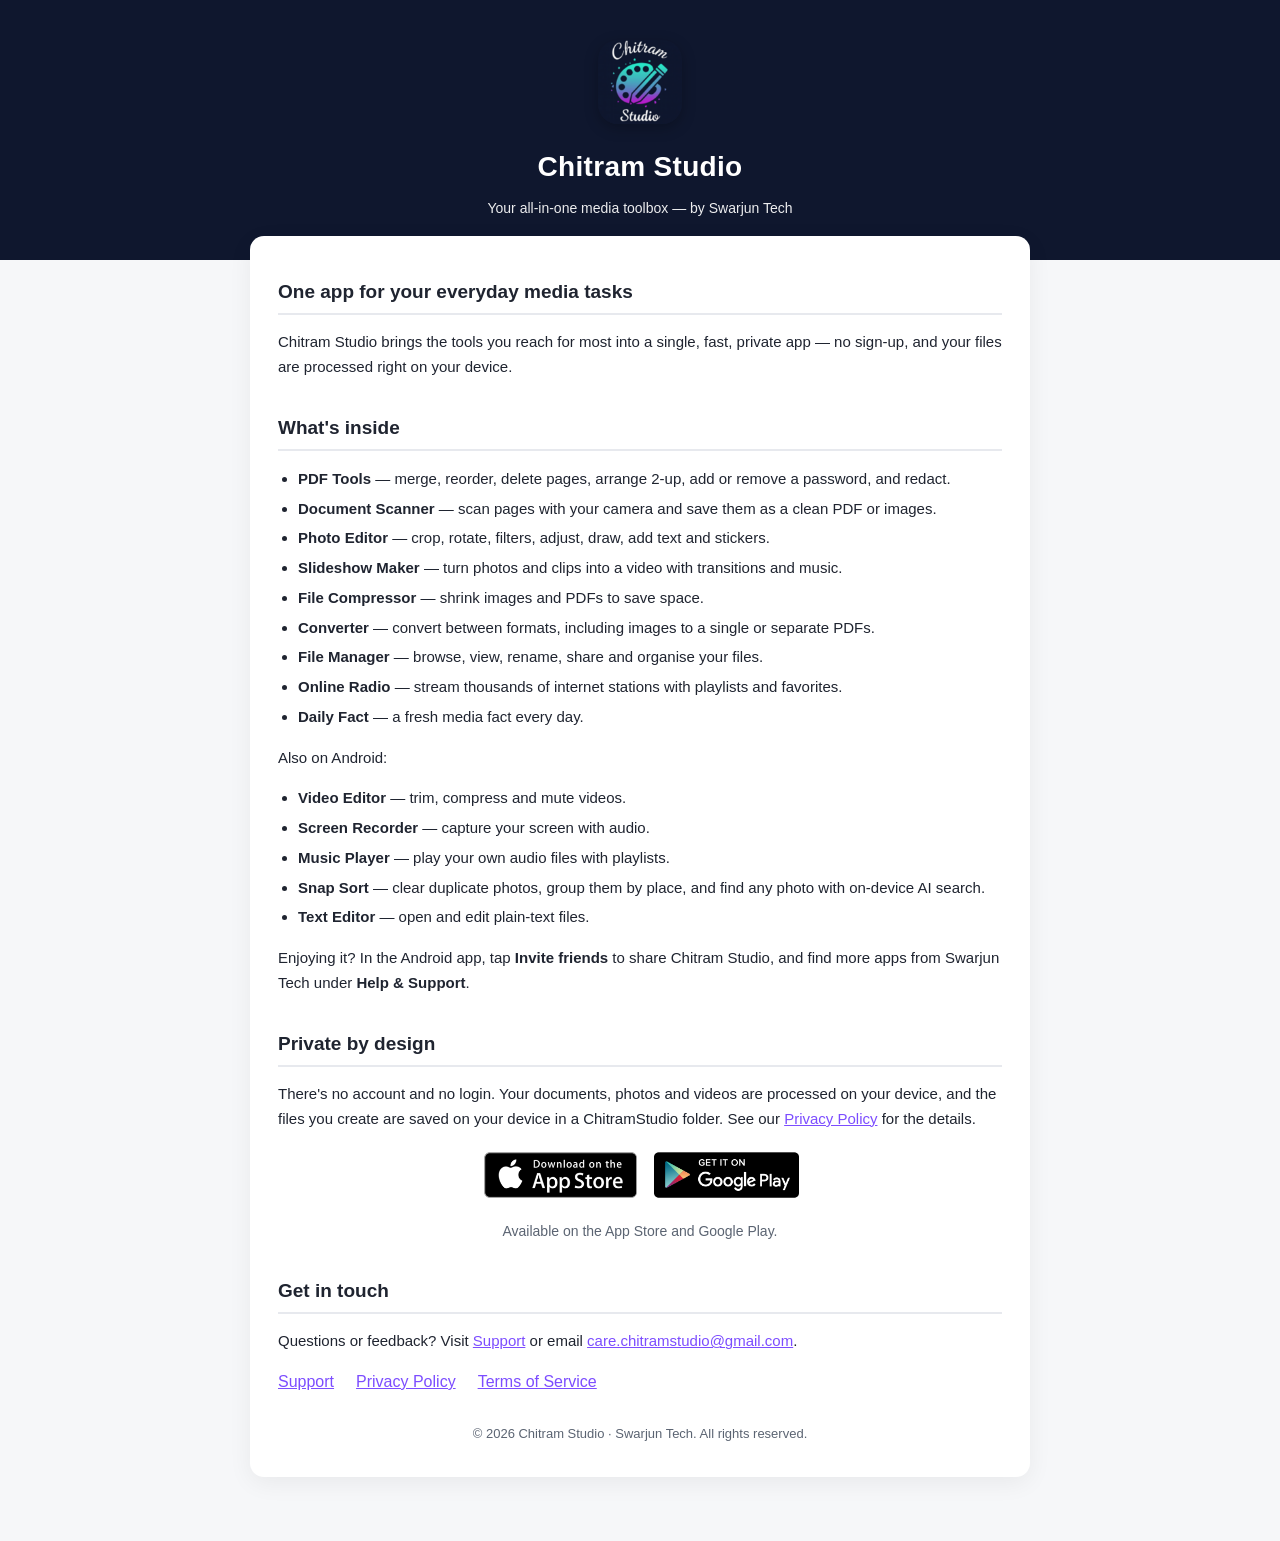
<file: index.html>
<!DOCTYPE html>
<!--
  Chitram Studio — Marketing / landing page

  CANONICAL SOURCE: this file, in the Kotlin/Android project
    ChitramStudioNew/docs/index.html
  Edit it here first, then copy it to the hosting repo.

  HOSTED AT (GitHub Pages, repo swarjun/chitramstudio):
    https://swarjun.github.io/chitramstudio/  (Marketing URL)
  That URL is the Marketing URL in Google Play Console and App Store Connect. Do not edit the copies in
  swarjun/chitramstudio or in the Flutter project (chitram-studio-windows/docs) directly.
-->
<html lang="en">
<head>
  <meta charset="UTF-8" />
  <meta name="viewport" content="width=device-width, initial-scale=1.0" />
  <title>Chitram Studio — Your all-in-one media toolbox</title>
  <meta name="description" content="Chitram Studio is an all-in-one media toolbox: PDF tools, document scanner, photo editor, slideshow/video maker, file compressor, image-to-PDF and internet radio — all on your device." />
  <style>
    :root { --brand:#0F172E; --accent:#7C4DFF; --ink:#1f2430; --muted:#5b6472; --line:#e7e9ee; --bg:#fff; --soft:#f3f0ff; }
    * { box-sizing: border-box; }
    body { margin:0; font-family:-apple-system,BlinkMacSystemFont,"Segoe UI",Roboto,Helvetica,Arial,sans-serif; color:var(--ink); background:#f6f7f9; line-height:1.65; }
    .wrap { max-width:820px; margin:0 auto; padding:0 20px 64px; }
    header { background:var(--brand); color:#fff; padding:40px 20px; text-align:center; }
    header img { width:84px; height:84px; border-radius:20px; margin-bottom:12px; box-shadow:0 4px 14px rgba(0,0,0,.25); }
    header h1 { margin:0 0 6px; font-size:28px; letter-spacing:.3px; }
    header p { margin:0; opacity:.92; font-size:14px; }
    main { background:var(--bg); margin-top:-24px; border-radius:14px; box-shadow:0 6px 24px rgba(0,0,0,.06); padding:32px 28px; }
    h2 { font-size:19px; margin:32px 0 10px; padding-bottom:6px; border-bottom:2px solid var(--line); }
    h2:first-of-type { margin-top:8px; }
    h3 { font-size:16px; margin:22px 0 6px; }
    p, li { font-size:15px; }
    a { color:var(--accent); }
    .muted { color:var(--muted); font-size:14px; }
    .callout { background:var(--soft); border:1px solid #e0d7ff; border-left:4px solid var(--accent); border-radius:8px; padding:14px 16px; margin:16px 0; }
    .callout strong { color:#5b2bd6; }
    .contact-btn { display:inline-block; background:var(--accent); color:#fff; text-decoration:none; font-weight:700; padding:12px 22px; border-radius:10px; margin-top:4px; }
    ul { padding-left:20px; }
    li { margin:5px 0; }
    table { width:100%; border-collapse:collapse; margin:12px 0; }
    th, td { text-align:left; padding:8px 10px; border:1px solid var(--line); font-size:14px; vertical-align:top; }
    th { background:#faf8ff; }
    .badges { display:flex; gap:14px; flex-wrap:wrap; justify-content:center; margin-top:18px; }
    .badges img { height:52px; }
    .links { display:flex; flex-wrap:wrap; gap:10px 22px; margin-top:8px; }
    footer { text-align:center; color:var(--muted); font-size:13px; margin-top:28px; }
  </style>
</head>
<body>
  <header>
    <img src="logo.png" alt="Chitram Studio icon" />
    <h1>Chitram Studio</h1>
    <p>Your all-in-one media toolbox — by Swarjun Tech</p>
  </header>

  <div class="wrap">
    <main>
      <h2>One app for your everyday media tasks</h2>
      <p>
        Chitram Studio brings the tools you reach for most into a single, fast, private app —
        no sign-up, and your files are processed right on your device.
      </p>

      <h2>What's inside</h2>
      <ul>
        <li><strong>PDF Tools</strong> — merge, reorder, delete pages, arrange 2-up, add or remove a password, and redact.</li>
        <li><strong>Document Scanner</strong> — scan pages with your camera and save them as a clean PDF or images.</li>
        <li><strong>Photo Editor</strong> — crop, rotate, filters, adjust, draw, add text and stickers.</li>
        <li><strong>Slideshow Maker</strong> — turn photos and clips into a video with transitions and music.</li>
        <li><strong>File Compressor</strong> — shrink images and PDFs to save space.</li>
        <li><strong>Converter</strong> — convert between formats, including images to a single or separate PDFs.</li>
        <li><strong>File Manager</strong> — browse, view, rename, share and organise your files.</li>
        <li><strong>Online Radio</strong> — stream thousands of internet stations with playlists and favorites.</li>
        <li><strong>Daily Fact</strong> — a fresh media fact every day.</li>
      </ul>
      <p>Also on Android:</p>
      <ul>
        <li><strong>Video Editor</strong> — trim, compress and mute videos.</li>
        <li><strong>Screen Recorder</strong> — capture your screen with audio.</li>
        <li><strong>Music Player</strong> — play your own audio files with playlists.</li>
        <li><strong>Snap Sort</strong> — clear duplicate photos, group them by place, and find any photo with on-device AI search.</li>
        <li><strong>Text Editor</strong> — open and edit plain-text files.</li>
      </ul>
      <p>
        Enjoying it? In the Android app, tap <strong>Invite friends</strong> to share Chitram Studio,
        and find more apps from Swarjun Tech under <strong>Help &amp; Support</strong>.
      </p>

      <h2>Private by design</h2>
      <p>
        There's no account and no login. Your documents, photos and videos are processed on your
        device, and the files you create are saved on your device in a ChitramStudio folder. See our
        <a href="privacy-policy.html">Privacy Policy</a> for the details.
      </p>

      <div class="badges">
        <a href="https://apps.apple.com/app/chitram-studio-media-tools/id6814724630"><img src="app_store_badge.png" alt="Download on the App Store" /></a>
        <a href="https://play.google.com/store/apps/details?id=com.chitramstudio.toolbox"><img src="google_play_badge.png" alt="Get it on Google Play" /></a>
      </div>
      <p class="muted" style="text-align:center; margin-top:10px;">Available on the App Store and Google Play.</p>

      <h2>Get in touch</h2>
      <p>
        Questions or feedback? Visit <a href="support.html">Support</a> or email
        <a href="mailto:care.chitramstudio@gmail.com">care.chitramstudio@gmail.com</a>.
      </p>

      <div class="links">
        <a href="support.html">Support</a>
        <a href="privacy-policy.html">Privacy Policy</a>
        <a href="terms-of-service.html">Terms of Service</a>
      </div>

      <footer>&copy; 2026 Chitram Studio &middot; Swarjun Tech. All rights reserved.</footer>
    </main>
  </div>
</body>
</html>
</file>
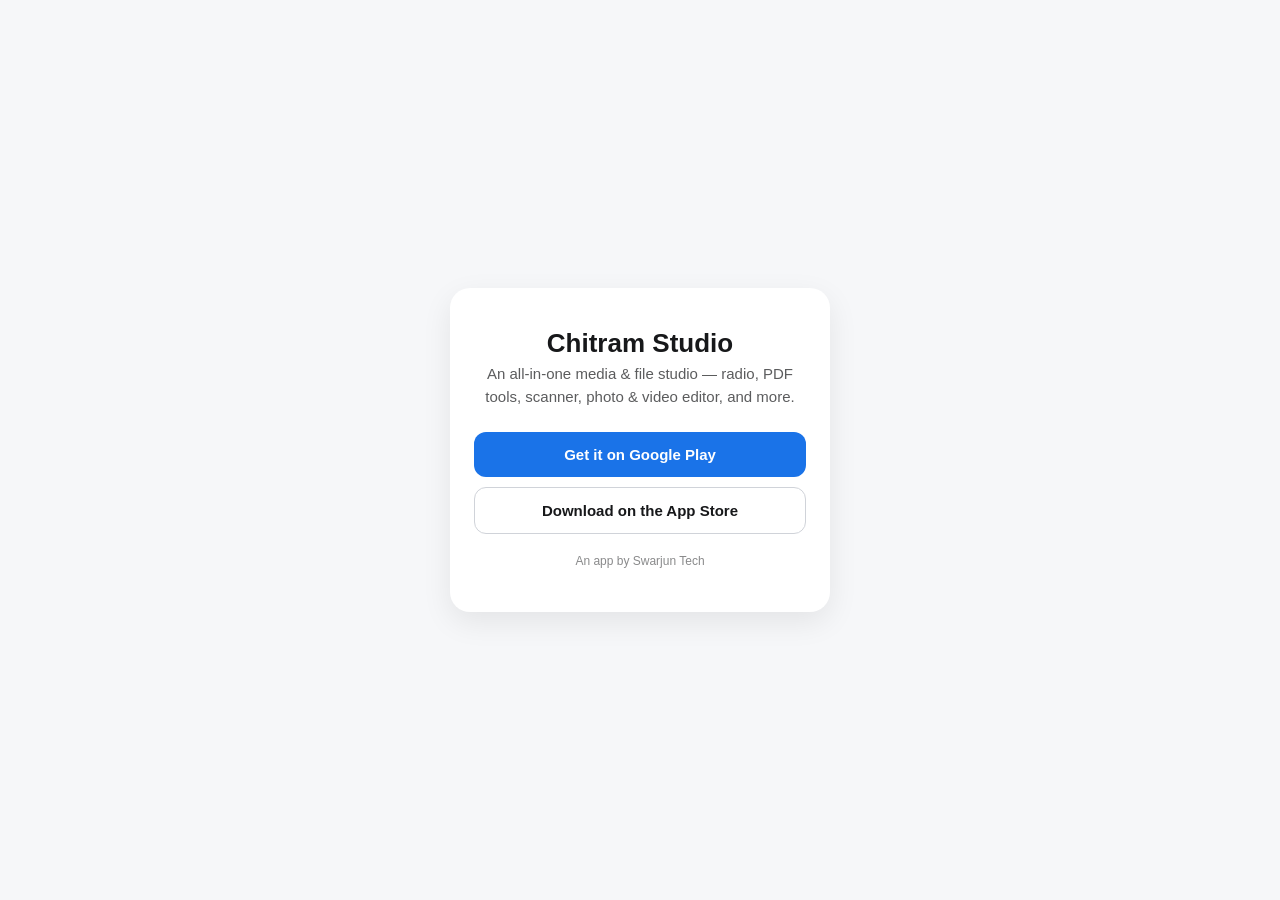
<file: chitram-studio.html>
<!doctype html>
<!--
  Chitram Studio — "Get the app" smart link (sends Android visitors to Google Play and
  iPhone/iPad visitors to the App Store, and shows both buttons on desktop)

  CANONICAL SOURCE: this file, in the Kotlin/Android project
    ChitramStudioNew/docs/chitram-studio.html
  Edit it here first, then copy it to the hosting repo. There is ONE copy, not one per app:
  neither app bundles this page; both only link to the hosted URL below.

  HOSTED AT (GitHub Pages, repo swarjun/chitramstudio):
    https://swarjun.github.io/chitramstudio/chitram-studio.html

  DO NOT RENAME OR MOVE THIS PAGE. Its URL is printed as the "Chitram Studio" footer link in
  PDFs already shared by users, and is hard-coded in both apps:
    Android: app/src/main/java/com/chitramstudio/pdftools/PdfPageArranger.kt (DOWNLOAD_URL)
    Flutter (iOS/Windows): chitram-studio-windows/lib/features/pdf_tools/services/pdf_operations.dart
  Store links live in the script below (PLAY_STORE, APP_STORE).
-->
<html lang="en">
<head>
  <meta charset="utf-8" />
  <meta name="viewport" content="width=device-width, initial-scale=1" />
  <title>Get Chitram Studio</title>
  <meta name="description" content="Chitram Studio — an all-in-one media & file studio by Swarjun Tech: radio, PDF tools, scanner, photo & video editor, and more." />

  <!-- Link preview (WhatsApp, etc.). Add an og:image once a hosted banner
       exists for a richer card; text-only preview works fine without it. -->
  <meta property="og:title" content="Chitram Studio — by Swarjun Tech" />
  <meta property="og:description" content="Download Chitram Studio for Android and iPhone." />
  <meta property="og:type" content="website" />

  <style>
    :root { color-scheme: light dark; }
    * { box-sizing: border-box; }
    body {
      margin: 0; min-height: 100vh; display: flex; align-items: center;
      justify-content: center; padding: 24px;
      font-family: -apple-system, BlinkMacSystemFont, "Segoe UI", Roboto, sans-serif;
      background: #f6f7f9; color: #17181a;
    }
    @media (prefers-color-scheme: dark) {
      body { background: #121316; color: #f2f3f5; }
      .card { background: #1c1e22 !important; }
      .btn.secondary { border-color: #3a3d44 !important; color: #f2f3f5 !important; }
    }
    .card {
      background: #fff; border-radius: 20px; padding: 32px 24px; max-width: 380px;
      width: 100%; text-align: center; box-shadow: 0 10px 30px rgba(0,0,0,.08);
    }
    h1 { margin: 8px 0 4px; font-size: 26px; }
    p.tag { margin: 0 0 24px; opacity: .7; font-size: 15px; line-height: 1.5; }
    .btn {
      display: block; width: 100%; padding: 14px 18px; margin: 10px 0;
      border-radius: 12px; text-decoration: none; font-weight: 600; font-size: 15px;
    }
    .btn.primary { background: #1a73e8; color: #fff; }
    .btn.secondary { background: transparent; border: 1.5px solid #d0d3d9; color: #17181a; }
    .note { font-size: 13px; opacity: .6; margin-top: 16px; }
    .by { font-size: 12px; opacity: .5; margin-top: 20px; }
    .hidden { display: none; }
  </style>
</head>
<body>
  <main class="card">
    <h1>Chitram Studio</h1>
    <p class="tag">An all-in-one media &amp; file studio — radio, PDF tools, scanner, photo &amp; video editor, and more.</p>

    <a id="android" class="btn primary hidden" href="#">Get it on Google Play</a>
    <a id="ios" class="btn primary hidden" href="#">Download on the App Store</a>
    <p id="iosSoon" class="note hidden">The iPhone app is coming soon.</p>

    <p class="by">An app by Swarjun Tech</p>
  </main>

  <script>
    // Region-neutral App Store URL (no /in/), so each visitor lands on their own country's store.
    var PLAY_STORE = 'https://play.google.com/store/apps/details?id=com.chitramstudio.toolbox';
    var APP_STORE  = 'https://apps.apple.com/app/chitram-studio-media-tools/id6814724630';

    var ua = navigator.userAgent || navigator.vendor || '';
    var isAndroid = /android/i.test(ua);
    // iPadOS 13+ reports as a Mac, so also check for a touch-capable "MacIntel".
    var isIOS = /iphone|ipad|ipod/i.test(ua) ||
                (navigator.platform === 'MacIntel' && navigator.maxTouchPoints > 1);

    function show(id) { document.getElementById(id).classList.remove('hidden'); }

    if (isAndroid) {
      // Auto-forward Android visitors straight to Play.
      location.replace(PLAY_STORE);
      document.getElementById('android').href = PLAY_STORE;
      show('android');
    } else if (isIOS) {
      if (APP_STORE) {
        location.replace(APP_STORE);
        document.getElementById('ios').href = APP_STORE;
        show('ios');
      } else {
        show('iosSoon'); // listing not live yet — don't hand out a dead link
      }
    } else {
      // Desktop / unknown: show whatever store links exist, no auto-redirect.
      document.getElementById('android').href = PLAY_STORE;
      show('android');
      if (APP_STORE) {
        document.getElementById('ios').href = APP_STORE;
        document.getElementById('ios').className = 'btn secondary';
        show('ios');
      }
    }
  </script>
</body>
</html>
</file>
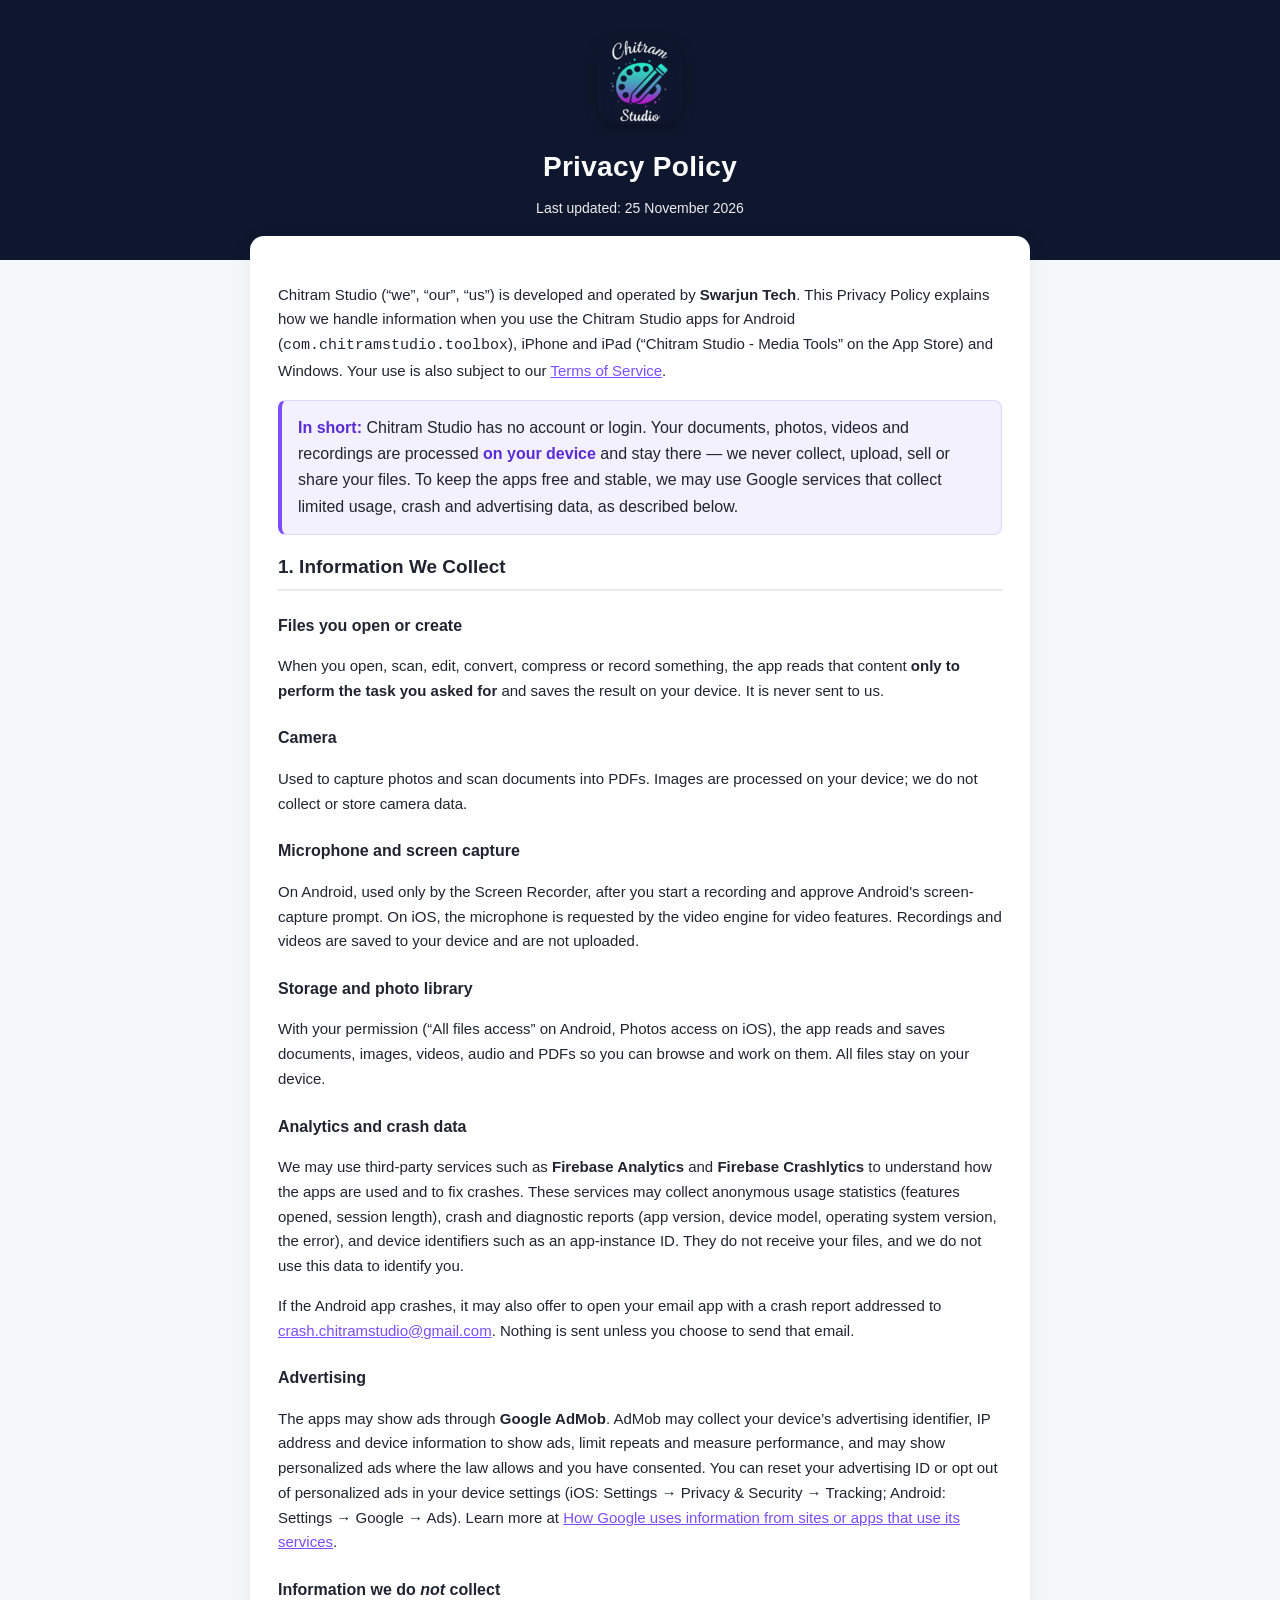
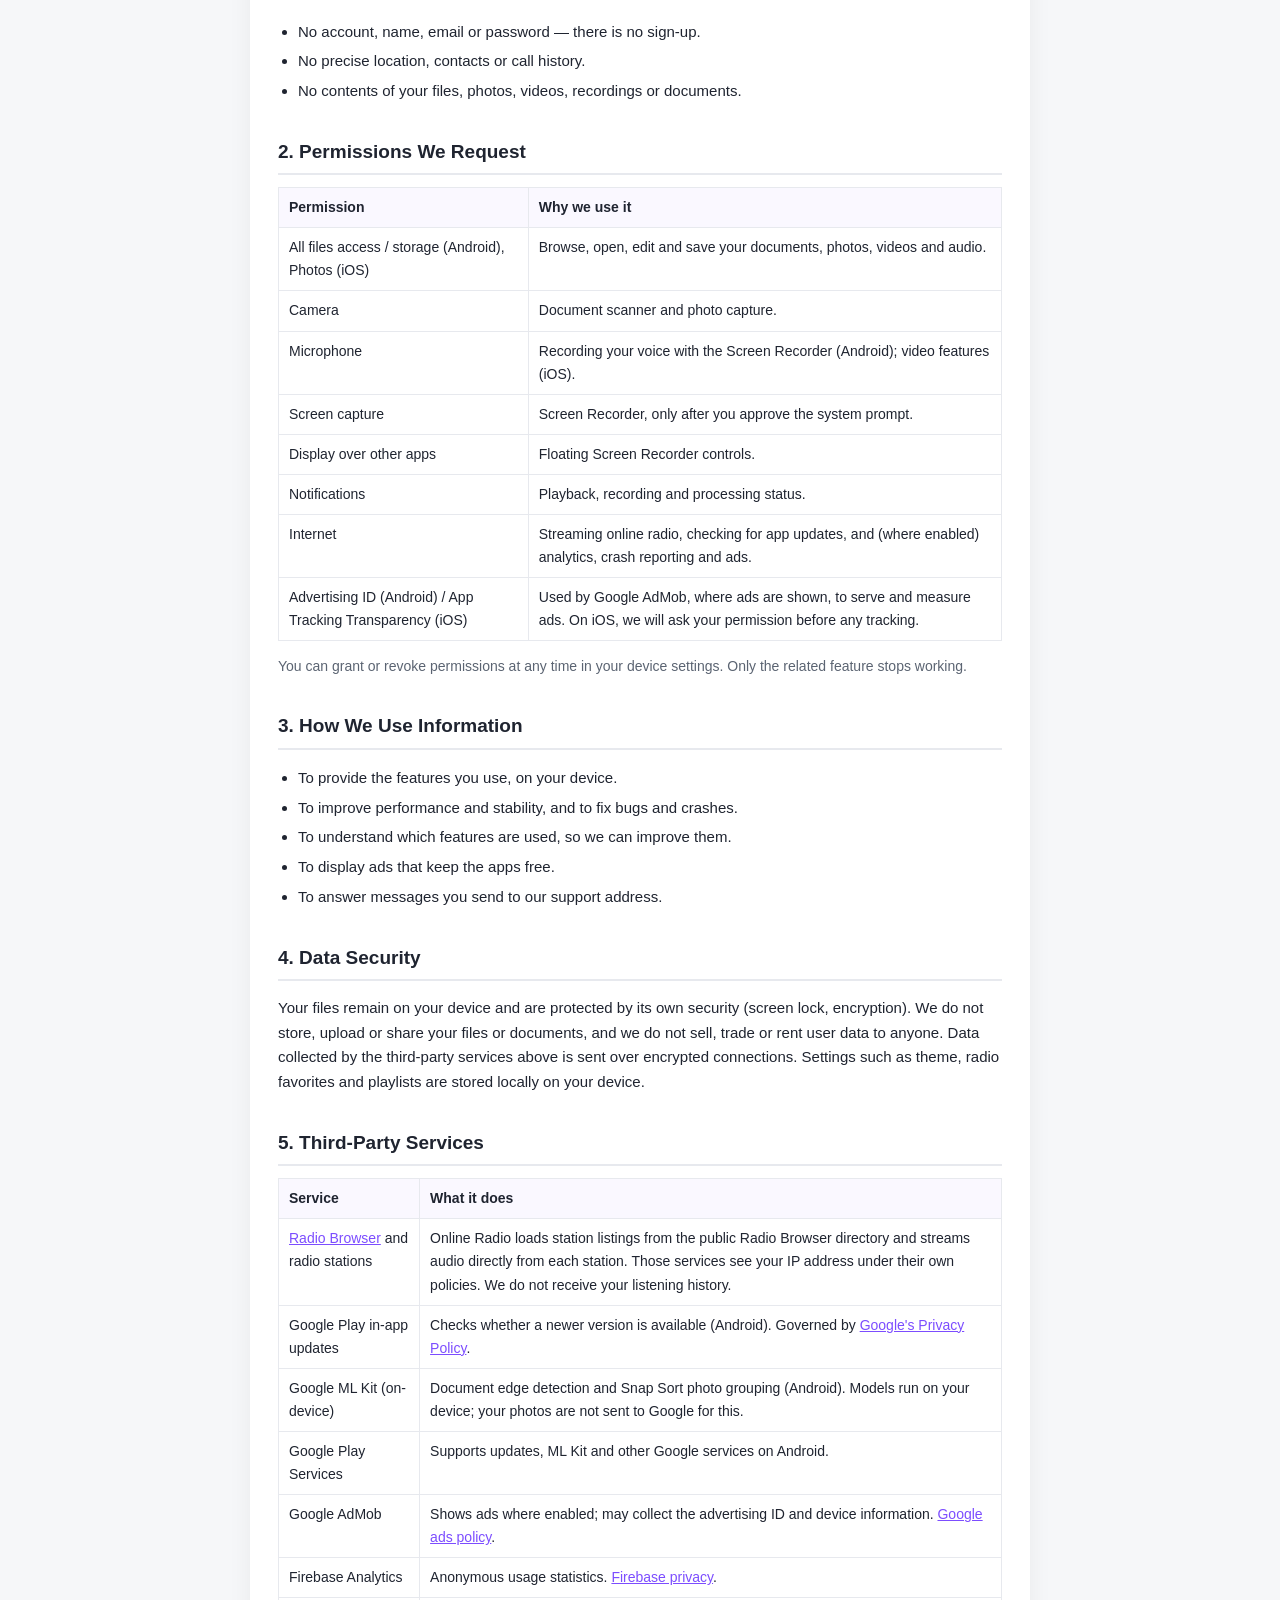
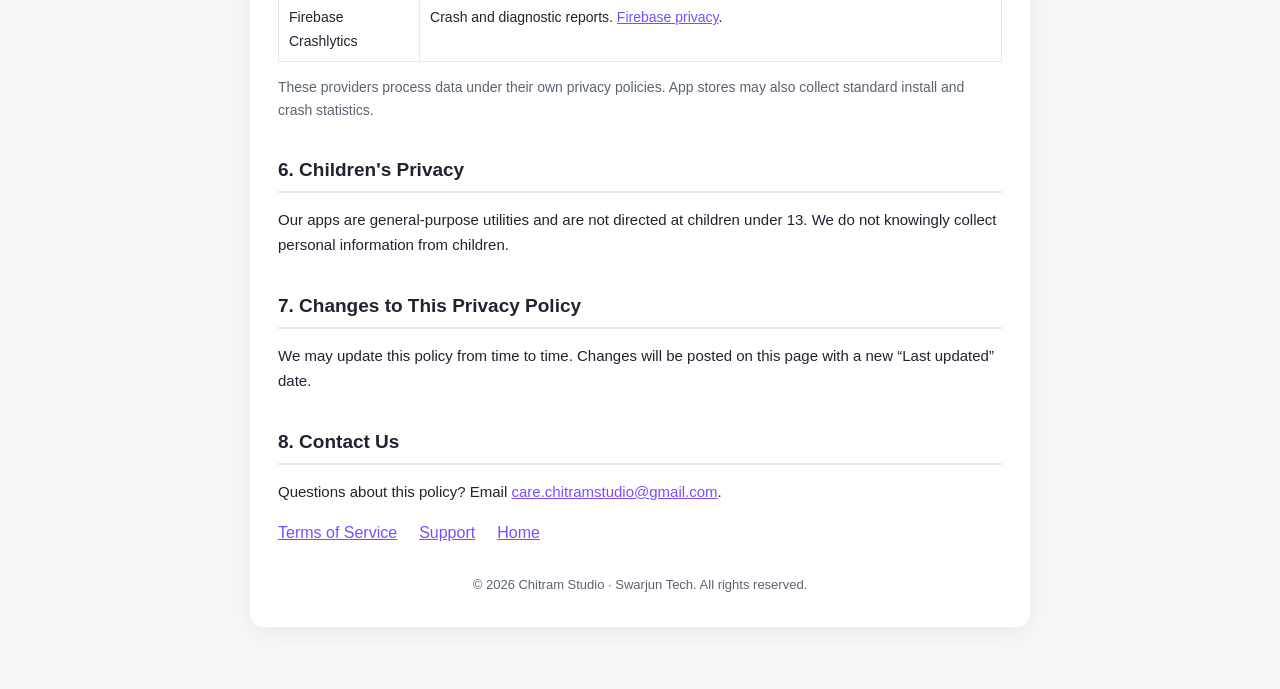
<file: privacy-policy.html>
<!DOCTYPE html>
<!--
  Chitram Studio — Privacy Policy (covers the Android, iOS and Windows apps)

  CANONICAL SOURCE: this file, in the Kotlin/Android project
    ChitramStudioNew/docs/privacy-policy.html
  Edit it here first, then copy it to the hosting repo.

  HOSTED AT (GitHub Pages, repo swarjun/chitramstudio):
    https://swarjun.github.io/chitramstudio/privacy-policy.html
  That URL is the one entered in Google Play Console and App Store Connect. Do not edit the copies in
  swarjun/chitramstudio or in the Flutter project (chitram-studio-windows/docs) directly.

  History: rewritten 2026-11-25 from the January 2026 blog post
  (chitramstudio.blogspot.com/2026/01/privacy-policy-for-chitram-studio-last.html).
  It deliberately discloses Firebase Analytics, Crashlytics and AdMob as "may use", so the
  page stays valid if they are enabled later. As of this date neither app includes them. The Play Data
  safety form must still match what the shipped build actually collects.
-->
<html lang="en">
<head>
  <meta charset="UTF-8" />
  <meta name="viewport" content="width=device-width, initial-scale=1.0" />
  <title>Chitram Studio — Privacy Policy</title>
  <style>
    :root { --brand:#0F172E; --accent:#7C4DFF; --ink:#1f2430; --muted:#5b6472; --line:#e7e9ee; --bg:#fff; --soft:#f3f0ff; }
    * { box-sizing: border-box; }
    body { margin:0; font-family:-apple-system,BlinkMacSystemFont,"Segoe UI",Roboto,Helvetica,Arial,sans-serif; color:var(--ink); background:#f6f7f9; line-height:1.65; }
    .wrap { max-width:820px; margin:0 auto; padding:0 20px 64px; }
    header { background:var(--brand); color:#fff; padding:40px 20px; text-align:center; }
    header img { width:84px; height:84px; border-radius:20px; margin-bottom:12px; box-shadow:0 4px 14px rgba(0,0,0,.25); }
    header h1 { margin:0 0 6px; font-size:28px; letter-spacing:.3px; }
    header p { margin:0; opacity:.92; font-size:14px; }
    main { background:var(--bg); margin-top:-24px; border-radius:14px; box-shadow:0 6px 24px rgba(0,0,0,.06); padding:32px 28px; }
    h2 { font-size:19px; margin:32px 0 10px; padding-bottom:6px; border-bottom:2px solid var(--line); }
    h2:first-of-type { margin-top:8px; }
    h3 { font-size:16px; margin:22px 0 6px; }
    p, li { font-size:15px; }
    a { color:var(--accent); }
    .muted { color:var(--muted); font-size:14px; }
    .callout { background:var(--soft); border:1px solid #e0d7ff; border-left:4px solid var(--accent); border-radius:8px; padding:14px 16px; margin:16px 0; }
    .callout strong { color:#5b2bd6; }
    .contact-btn { display:inline-block; background:var(--accent); color:#fff; text-decoration:none; font-weight:700; padding:12px 22px; border-radius:10px; margin-top:4px; }
    ul { padding-left:20px; }
    li { margin:5px 0; }
    table { width:100%; border-collapse:collapse; margin:12px 0; }
    th, td { text-align:left; padding:8px 10px; border:1px solid var(--line); font-size:14px; vertical-align:top; }
    th { background:#faf8ff; }
    .badges { display:flex; gap:14px; flex-wrap:wrap; justify-content:center; margin-top:18px; }
    .badges img { height:52px; }
    .links { display:flex; flex-wrap:wrap; gap:10px 22px; margin-top:8px; }
    footer { text-align:center; color:var(--muted); font-size:13px; margin-top:28px; }
  </style>
</head>
<body>
  <header>
    <img src="logo.png" alt="Chitram Studio icon" />
    <h1>Privacy Policy</h1>
    <p>Last updated: 25 November 2026</p>
  </header>

  <div class="wrap">
    <main>
      <p>
        Chitram Studio (&ldquo;we&rdquo;, &ldquo;our&rdquo;, &ldquo;us&rdquo;) is developed and operated by
        <strong>Swarjun Tech</strong>. This Privacy Policy explains how we handle information when you use
        the Chitram Studio apps for Android (<code>com.chitramstudio.toolbox</code>), iPhone and iPad
        (&ldquo;Chitram Studio - Media Tools&rdquo; on the App Store) and Windows.
        Your use is also subject to our <a href="terms-of-service.html">Terms of Service</a>.
      </p>
      <div class="callout">
        <strong>In short:</strong> Chitram Studio has no account or login. Your documents, photos, videos
        and recordings are processed <strong>on your device</strong> and stay there &mdash; we never collect,
        upload, sell or share your files. To keep the apps free and stable, we may use Google services that
        collect limited usage, crash and advertising data, as described below.
      </div>

      <h2>1. Information We Collect</h2>
      <h3>Files you open or create</h3>
      <p>
        When you open, scan, edit, convert, compress or record something, the app reads that content
        <strong>only to perform the task you asked for</strong> and saves the result on your device.
        It is never sent to us.
      </p>
      <h3>Camera</h3>
      <p>
        Used to capture photos and scan documents into PDFs. Images are processed on your device; we do
        not collect or store camera data.
      </p>
      <h3>Microphone and screen capture</h3>
      <p>
        On Android, used only by the Screen Recorder, after you start a recording and approve Android's
        screen-capture prompt. On iOS, the microphone is requested by the video engine for video features.
        Recordings and videos are saved to your device and are not uploaded.
      </p>
      <h3>Storage and photo library</h3>
      <p>
        With your permission (&ldquo;All files access&rdquo; on Android, Photos access on iOS), the app reads
        and saves documents, images, videos, audio and PDFs so you can browse and work on them. All files stay
        on your device.
      </p>
      <h3>Analytics and crash data</h3>
      <p>
        We may use third-party services such as <strong>Firebase Analytics</strong> and
        <strong>Firebase Crashlytics</strong> to understand how the apps are used and to fix crashes. These
        services may collect anonymous usage statistics (features opened, session length), crash and
        diagnostic reports (app version, device model, operating system version, the error), and device
        identifiers such as an app-instance ID. They do not receive your files, and we do not use this data
        to identify you.
      </p>
      <p>
        If the Android app crashes, it may also offer to open your email app with a crash report addressed to
        <a href="mailto:crash.chitramstudio@gmail.com">crash.chitramstudio@gmail.com</a>. Nothing is sent
        unless you choose to send that email.
      </p>
      <h3>Advertising</h3>
      <p>
        The apps may show ads through <strong>Google AdMob</strong>. AdMob may collect your device&rsquo;s
        advertising identifier, IP address and device information to show ads, limit repeats and measure
        performance, and may show personalized ads where the law allows and you have consented. You can reset
        your advertising ID or opt out of personalized ads in your device settings (iOS: Settings &rarr; Privacy &amp; Security &rarr; Tracking; Android: Settings &rarr;
        Google &rarr; Ads). Learn more at
        <a href="https://policies.google.com/technologies/ads">How Google uses information from sites or apps that use its services</a>.
      </p>
      <h3>Information we do <em>not</em> collect</h3>
      <ul>
        <li>No account, name, email or password &mdash; there is no sign-up.</li>
        <li>No precise location, contacts or call history.</li>
        <li>No contents of your files, photos, videos, recordings or documents.</li>
      </ul>

      <h2>2. Permissions We Request</h2>
      <table>
        <tr><th>Permission</th><th>Why we use it</th></tr>
        <tr><td>All files access / storage (Android), Photos (iOS)</td><td>Browse, open, edit and save your documents, photos, videos and audio.</td></tr>
        <tr><td>Camera</td><td>Document scanner and photo capture.</td></tr>
        <tr><td>Microphone</td><td>Recording your voice with the Screen Recorder (Android); video features (iOS).</td></tr>
        <tr><td>Screen capture</td><td>Screen Recorder, only after you approve the system prompt.</td></tr>
        <tr><td>Display over other apps</td><td>Floating Screen Recorder controls.</td></tr>
        <tr><td>Notifications</td><td>Playback, recording and processing status.</td></tr>
        <tr><td>Internet</td><td>Streaming online radio, checking for app updates, and (where enabled) analytics, crash reporting and ads.</td></tr>
        <tr><td>Advertising ID (Android) / App Tracking Transparency (iOS)</td><td>Used by Google AdMob, where ads are shown, to serve and measure ads. On iOS, we will ask your permission before any tracking.</td></tr>
      </table>
      <p class="muted">
        You can grant or revoke permissions at any time in your device settings. Only the related feature
        stops working.
      </p>

      <h2>3. How We Use Information</h2>
      <ul>
        <li>To provide the features you use, on your device.</li>
        <li>To improve performance and stability, and to fix bugs and crashes.</li>
        <li>To understand which features are used, so we can improve them.</li>
        <li>To display ads that keep the apps free.</li>
        <li>To answer messages you send to our support address.</li>
      </ul>

      <h2>4. Data Security</h2>
      <p>
        Your files remain on your device and are protected by its own security (screen lock, encryption).
        We do not store, upload or share your files or documents, and we do not sell, trade or rent user
        data to anyone. Data collected by the third-party services above is sent over encrypted connections. Settings such as theme, radio favorites and playlists are stored locally on your device.
      </p>

      <h2>5. Third-Party Services</h2>
      <table>
        <tr><th>Service</th><th>What it does</th></tr>
        <tr><td><a href="https://www.radio-browser.info">Radio Browser</a> and radio stations</td><td>Online Radio loads station listings from the public Radio Browser directory and streams audio directly from each station. Those services see your IP address under their own policies. We do not receive your listening history.</td></tr>
        <tr><td>Google Play in-app updates</td><td>Checks whether a newer version is available (Android). Governed by <a href="https://policies.google.com/privacy">Google's Privacy Policy</a>.</td></tr>
        <tr><td>Google ML Kit (on-device)</td><td>Document edge detection and Snap Sort photo grouping (Android). Models run on your device; your photos are not sent to Google for this.</td></tr>
        <tr><td>Google Play Services</td><td>Supports updates, ML Kit and other Google services on Android.</td></tr>
        <tr><td>Google AdMob</td><td>Shows ads where enabled; may collect the advertising ID and device information. <a href="https://policies.google.com/technologies/ads">Google ads policy</a>.</td></tr>
        <tr><td>Firebase Analytics</td><td>Anonymous usage statistics. <a href="https://firebase.google.com/support/privacy">Firebase privacy</a>.</td></tr>
        <tr><td>Firebase Crashlytics</td><td>Crash and diagnostic reports. <a href="https://firebase.google.com/support/privacy">Firebase privacy</a>.</td></tr>
      </table>
      <p class="muted">
        These providers process data under their own privacy policies. App stores may also collect standard
        install and crash statistics.
      </p>

      <h2>6. Children's Privacy</h2>
      <p>
        Our apps are general-purpose utilities and are not directed at children under 13. We do not
        knowingly collect personal information from children.
      </p>

      <h2>7. Changes to This Privacy Policy</h2>
      <p>
        We may update this policy from time to time. Changes will be posted on this page with a new
        &ldquo;Last updated&rdquo; date.
      </p>

      <h2>8. Contact Us</h2>
      <p>
        Questions about this policy? Email
        <a href="mailto:care.chitramstudio@gmail.com">care.chitramstudio@gmail.com</a>.
      </p>

      <div class="links">
        <a href="terms-of-service.html">Terms of Service</a>
        <a href="support.html">Support</a>
        <a href="index.html">Home</a>
      </div>

      <footer>&copy; 2026 Chitram Studio &middot; Swarjun Tech. All rights reserved.</footer>
    </main>
  </div>
</body>
</html>
</file>
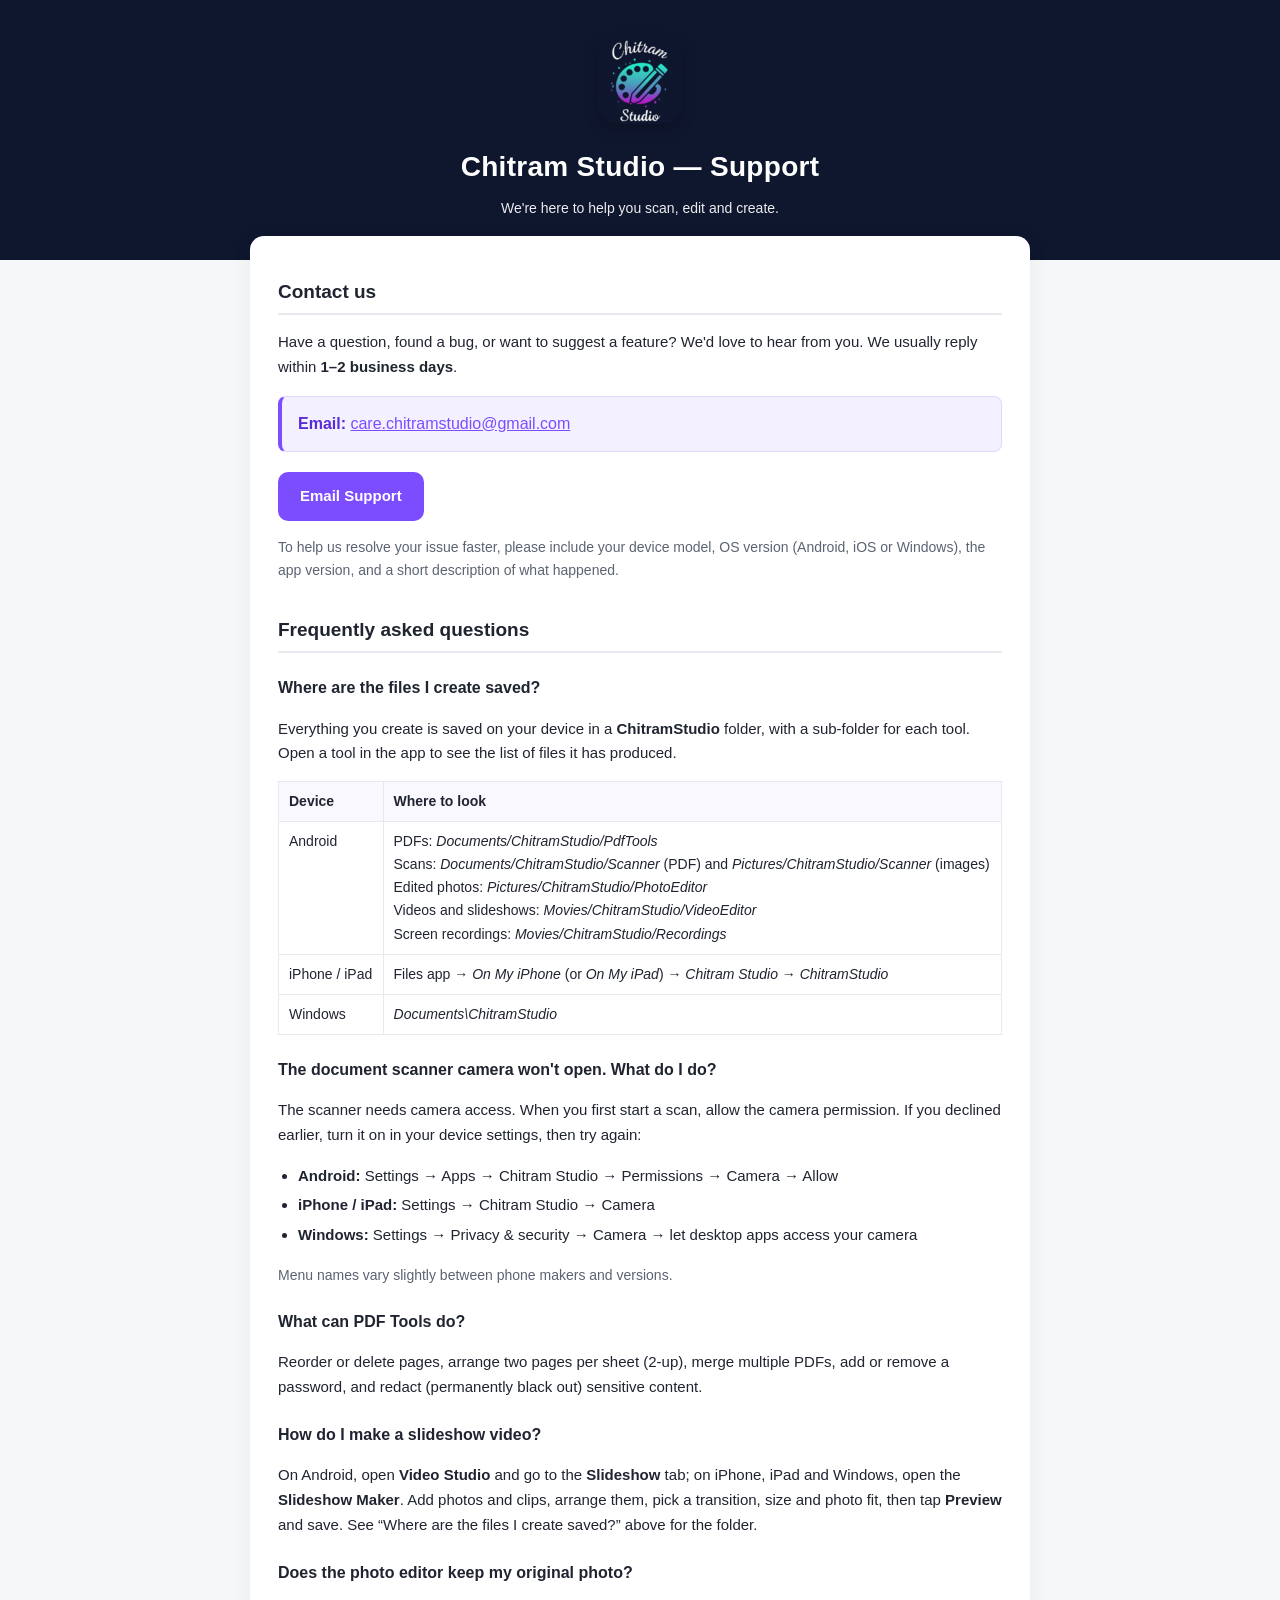
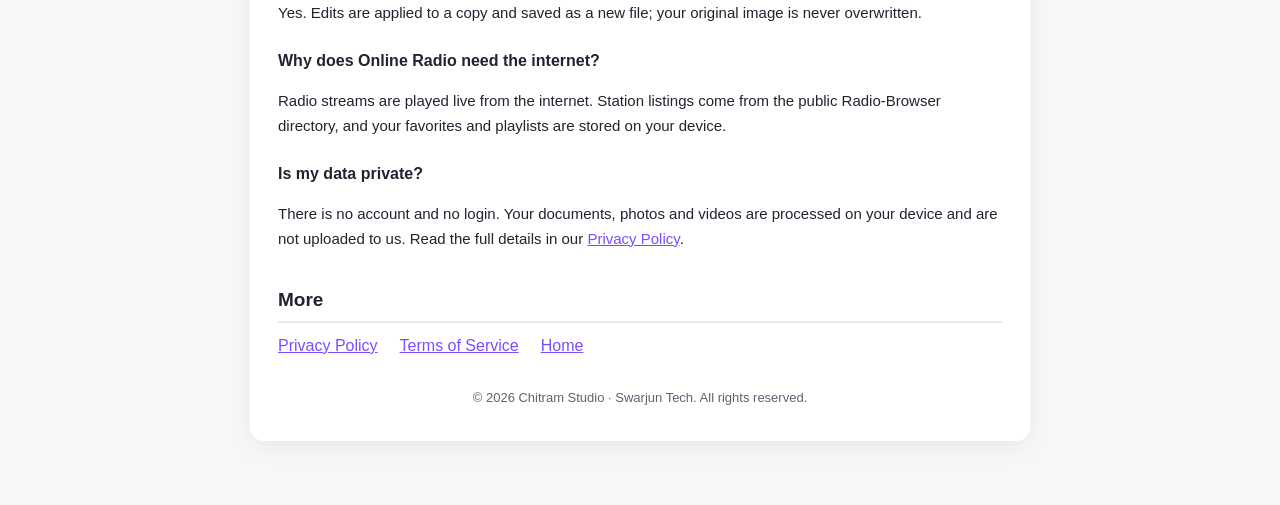
<file: support.html>
<!DOCTYPE html>
<!--
  Chitram Studio — Support page

  CANONICAL SOURCE: this file, in the Kotlin/Android project
    ChitramStudioNew/docs/support.html
  Edit it here first, then copy it to the hosting repo.

  HOSTED AT (GitHub Pages, repo swarjun/chitramstudio):
    https://swarjun.github.io/chitramstudio/support.html
  That URL is the Support URL in Google Play Console and App Store Connect. Do not edit the copies in
  swarjun/chitramstudio or in the Flutter project (chitram-studio-windows/docs) directly.
-->
<html lang="en">
<head>
  <meta charset="UTF-8" />
  <meta name="viewport" content="width=device-width, initial-scale=1.0" />
  <title>Chitram Studio — Support</title>
  <style>
    :root { --brand:#0F172E; --accent:#7C4DFF; --ink:#1f2430; --muted:#5b6472; --line:#e7e9ee; --bg:#fff; --soft:#f3f0ff; }
    * { box-sizing: border-box; }
    body { margin:0; font-family:-apple-system,BlinkMacSystemFont,"Segoe UI",Roboto,Helvetica,Arial,sans-serif; color:var(--ink); background:#f6f7f9; line-height:1.65; }
    .wrap { max-width:820px; margin:0 auto; padding:0 20px 64px; }
    header { background:var(--brand); color:#fff; padding:40px 20px; text-align:center; }
    header img { width:84px; height:84px; border-radius:20px; margin-bottom:12px; box-shadow:0 4px 14px rgba(0,0,0,.25); }
    header h1 { margin:0 0 6px; font-size:28px; letter-spacing:.3px; }
    header p { margin:0; opacity:.92; font-size:14px; }
    main { background:var(--bg); margin-top:-24px; border-radius:14px; box-shadow:0 6px 24px rgba(0,0,0,.06); padding:32px 28px; }
    h2 { font-size:19px; margin:32px 0 10px; padding-bottom:6px; border-bottom:2px solid var(--line); }
    h2:first-of-type { margin-top:8px; }
    h3 { font-size:16px; margin:22px 0 6px; }
    p, li { font-size:15px; }
    a { color:var(--accent); }
    .muted { color:var(--muted); font-size:14px; }
    .callout { background:var(--soft); border:1px solid #e0d7ff; border-left:4px solid var(--accent); border-radius:8px; padding:14px 16px; margin:16px 0; }
    .callout strong { color:#5b2bd6; }
    .contact-btn { display:inline-block; background:var(--accent); color:#fff; text-decoration:none; font-weight:700; padding:12px 22px; border-radius:10px; margin-top:4px; }
    ul { padding-left:20px; }
    li { margin:5px 0; }
    table { width:100%; border-collapse:collapse; margin:12px 0; }
    th, td { text-align:left; padding:8px 10px; border:1px solid var(--line); font-size:14px; vertical-align:top; }
    th { background:#faf8ff; }
    .badges { display:flex; gap:14px; flex-wrap:wrap; justify-content:center; margin-top:18px; }
    .badges img { height:52px; }
    .links { display:flex; flex-wrap:wrap; gap:10px 22px; margin-top:8px; }
    footer { text-align:center; color:var(--muted); font-size:13px; margin-top:28px; }
  </style>
</head>
<body>
  <header>
    <img src="logo.png" alt="Chitram Studio icon" />
    <h1>Chitram Studio — Support</h1>
    <p>We're here to help you scan, edit and create.</p>
  </header>

  <div class="wrap">
    <main>
      <h2>Contact us</h2>
      <p>
        Have a question, found a bug, or want to suggest a feature? We'd love to hear from you.
        We usually reply within <strong>1–2 business days</strong>.
      </p>
      <div class="callout">
        <strong>Email:</strong>
        <a href="mailto:care.chitramstudio@gmail.com">care.chitramstudio@gmail.com</a>
      </div>
      <p>
        <a class="contact-btn" href="mailto:care.chitramstudio@gmail.com?subject=Chitram%20Studio%20Support">Email Support</a>
      </p>
      <p class="muted">
        To help us resolve your issue faster, please include your device model, OS version
        (Android, iOS or Windows), the app version, and a short description of what happened.
      </p>

      <h2>Frequently asked questions</h2>

      <h3>Where are the files I create saved?</h3>
      <p>
        Everything you create is saved on your device in a <strong>ChitramStudio</strong> folder, with a
        sub-folder for each tool. Open a tool in the app to see the list of files it has produced.
      </p>
      <table>
        <tr><th>Device</th><th>Where to look</th></tr>
        <tr><td>Android</td><td>
          PDFs: <em>Documents/ChitramStudio/PdfTools</em><br />
          Scans: <em>Documents/ChitramStudio/Scanner</em> (PDF) and <em>Pictures/ChitramStudio/Scanner</em> (images)<br />
          Edited photos: <em>Pictures/ChitramStudio/PhotoEditor</em><br />
          Videos and slideshows: <em>Movies/ChitramStudio/VideoEditor</em><br />
          Screen recordings: <em>Movies/ChitramStudio/Recordings</em>
        </td></tr>
        <tr><td>iPhone / iPad</td><td>Files app &rarr; <em>On My iPhone</em> (or <em>On My iPad</em>) &rarr; <em>Chitram Studio</em> &rarr; <em>ChitramStudio</em></td></tr>
        <tr><td>Windows</td><td><em>Documents\ChitramStudio</em></td></tr>
      </table>

      <h3>The document scanner camera won't open. What do I do?</h3>
      <p>
        The scanner needs camera access. When you first start a scan, allow the camera permission.
        If you declined earlier, turn it on in your device settings, then try again:
      </p>
      <ul>
        <li><strong>Android:</strong> Settings &rarr; Apps &rarr; Chitram Studio &rarr; Permissions &rarr; Camera &rarr; Allow</li>
        <li><strong>iPhone / iPad:</strong> Settings &rarr; Chitram Studio &rarr; Camera</li>
        <li><strong>Windows:</strong> Settings &rarr; Privacy &amp; security &rarr; Camera &rarr; let desktop apps access your camera</li>
      </ul>
      <p class="muted">
        Menu names vary slightly between phone makers and versions.
      </p>

      <h3>What can PDF Tools do?</h3>
      <p>
        Reorder or delete pages, arrange two pages per sheet (2-up), merge multiple PDFs, add or
        remove a password, and redact (permanently black out) sensitive content.
      </p>

      <h3>How do I make a slideshow video?</h3>
      <p>
        On Android, open <strong>Video Studio</strong> and go to the <strong>Slideshow</strong> tab; on
        iPhone, iPad and Windows, open the <strong>Slideshow Maker</strong>. Add photos and clips, arrange them,
        pick a transition, size and photo fit, then tap <strong>Preview</strong> and save. See
        &ldquo;Where are the files I create saved?&rdquo; above for the folder.
      </p>

      <h3>Does the photo editor keep my original photo?</h3>
      <p>
        Yes. Edits are applied to a copy and saved as a new file; your original image is never
        overwritten.
      </p>

      <h3>Why does Online Radio need the internet?</h3>
      <p>
        Radio streams are played live from the internet. Station listings come from the public
        Radio-Browser directory, and your favorites and playlists are stored on your device.
      </p>

      <h3>Is my data private?</h3>
      <p>
        There is no account and no login. Your documents, photos and videos are processed on your
        device and are not uploaded to us. Read the full details in our
        <a href="privacy-policy.html">Privacy Policy</a>.
      </p>

      <h2>More</h2>
      <div class="links">
        <a href="privacy-policy.html">Privacy Policy</a>
        <a href="terms-of-service.html">Terms of Service</a>
        <a href="index.html">Home</a>
      </div>

      <footer>&copy; 2026 Chitram Studio &middot; Swarjun Tech. All rights reserved.</footer>
    </main>
  </div>
</body>
</html>
</file>
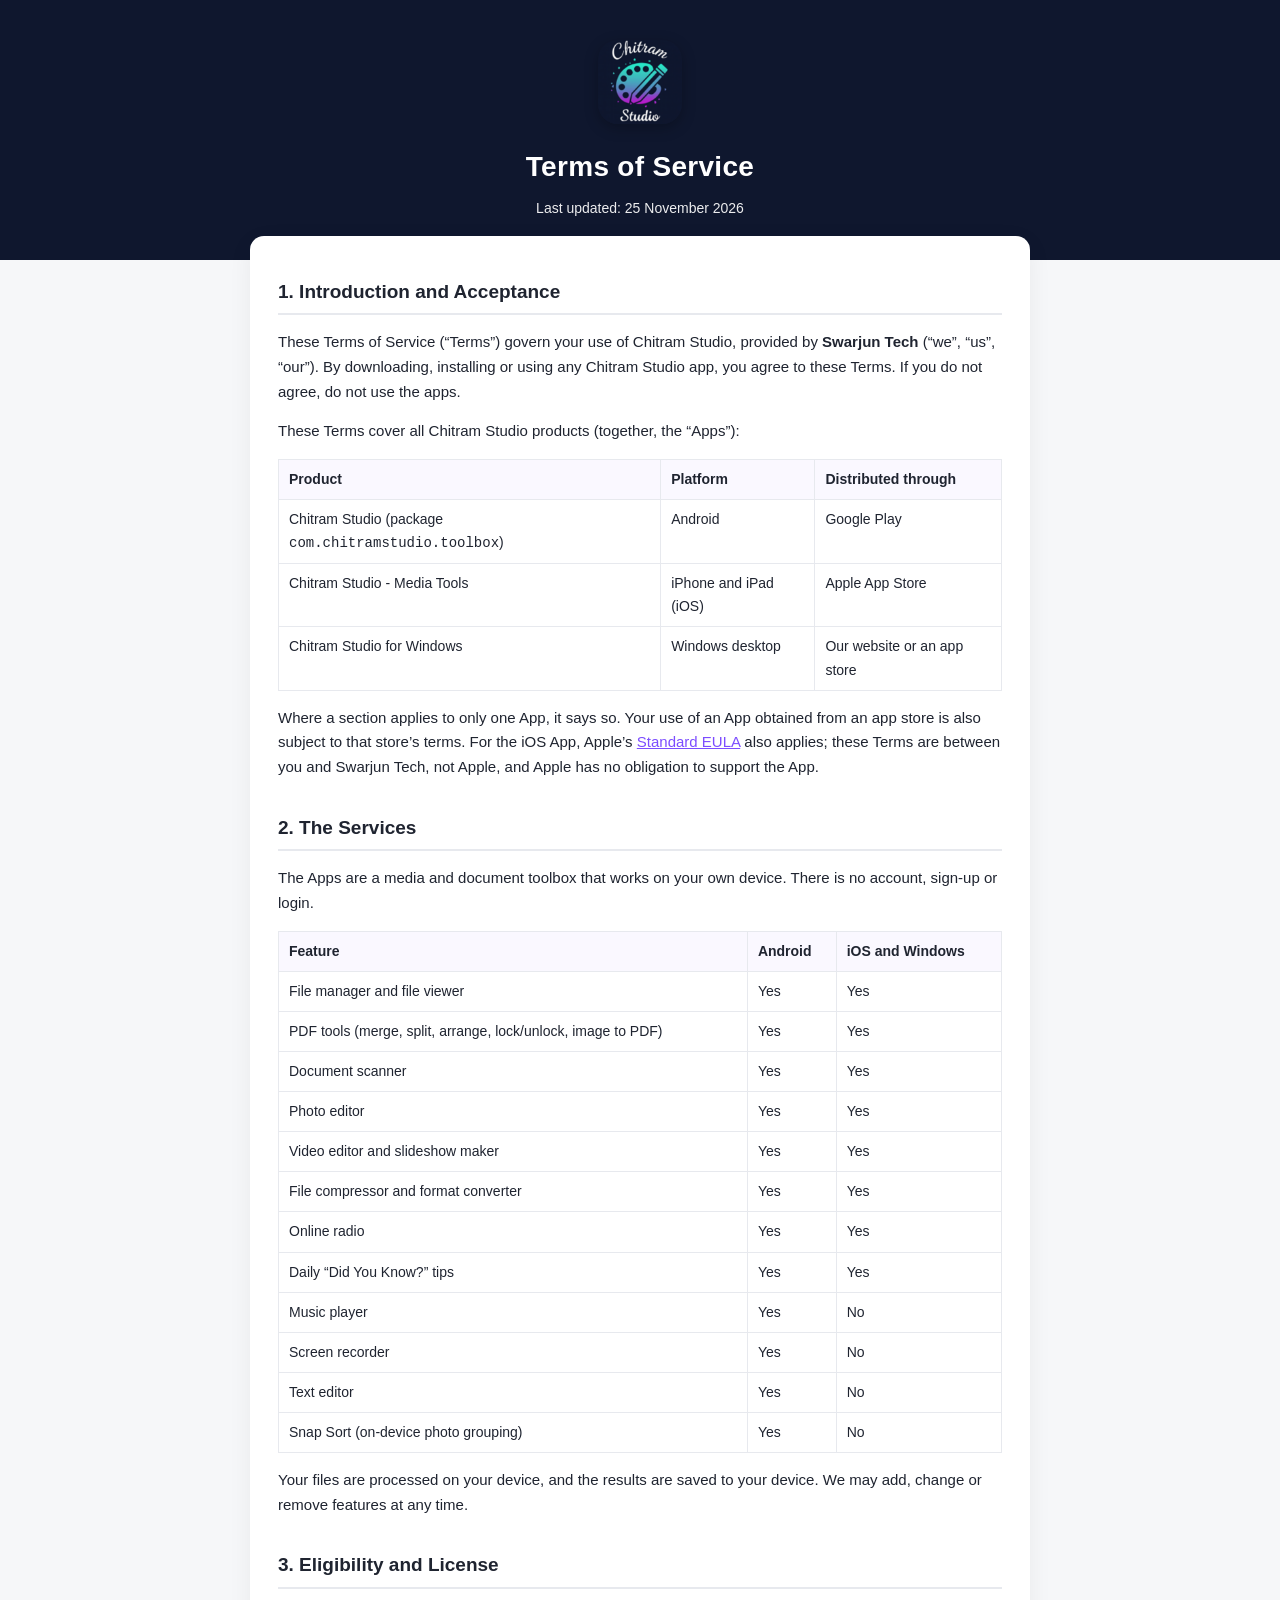
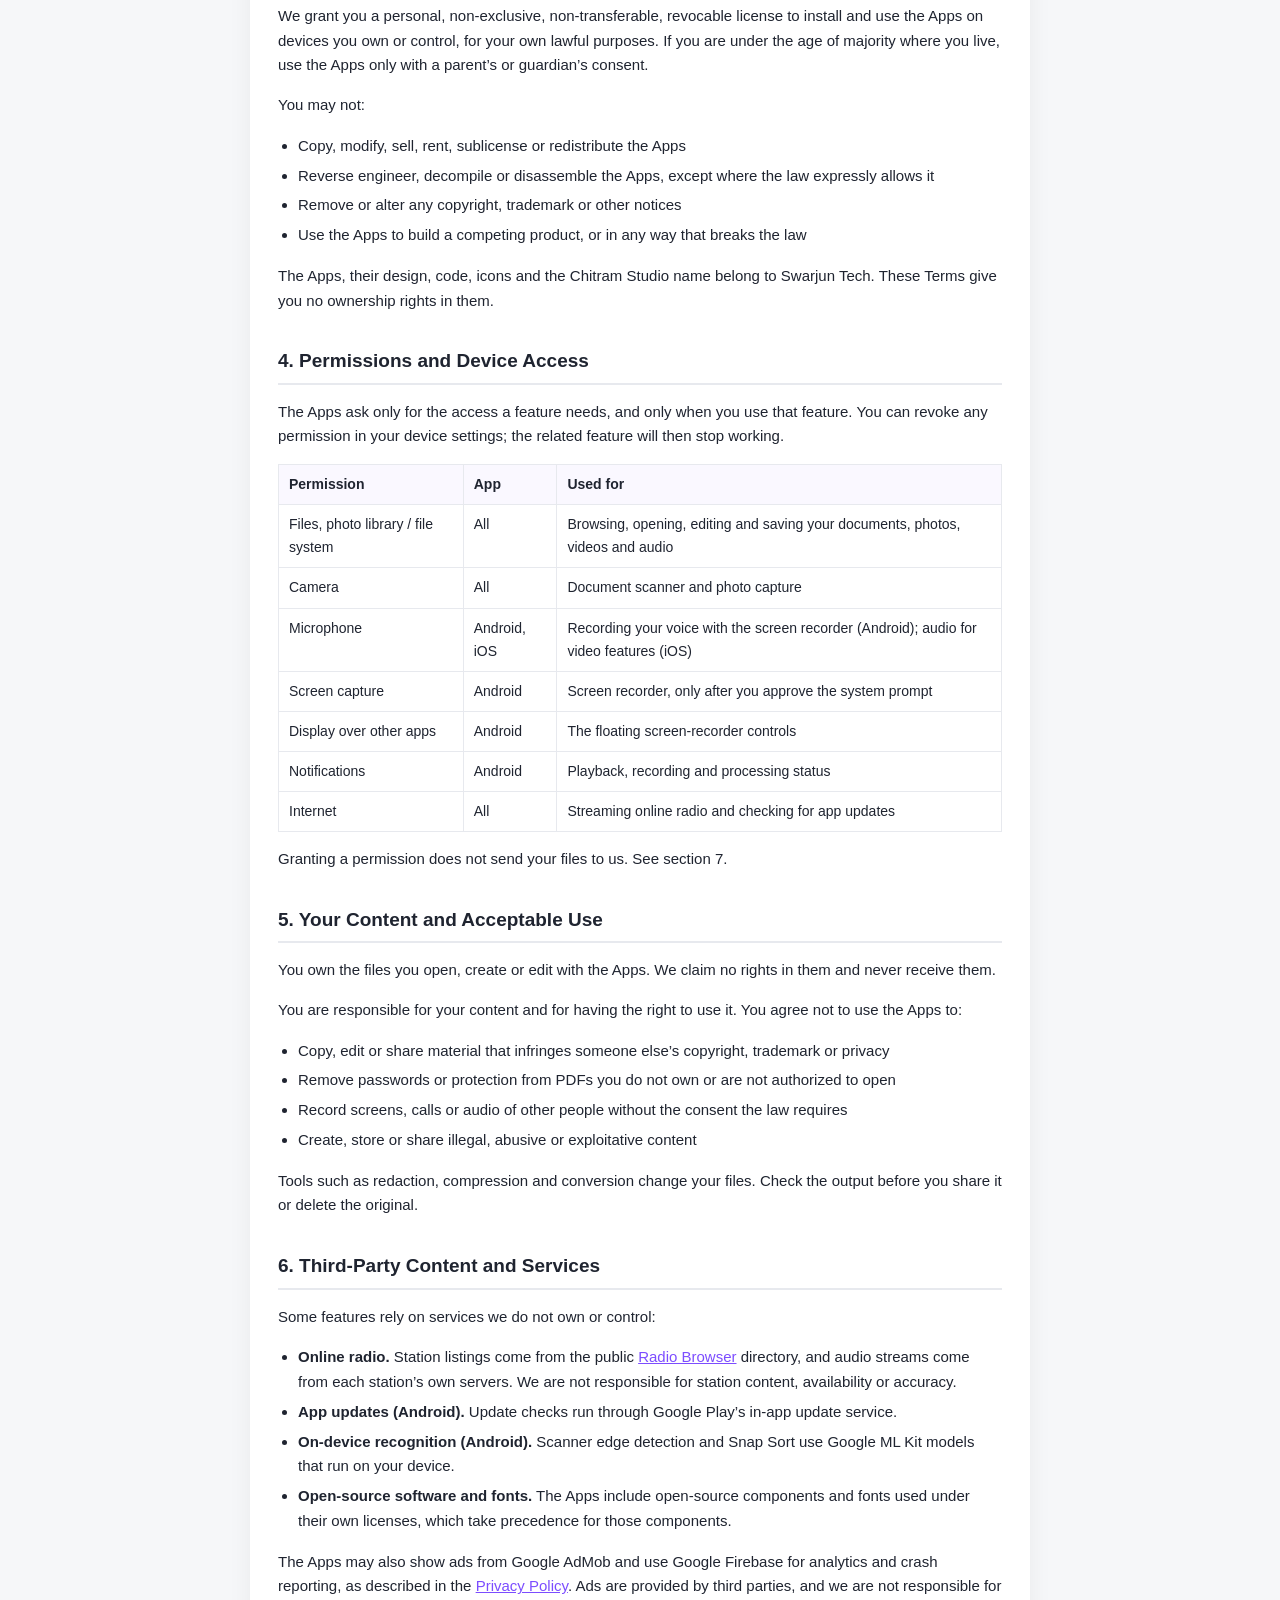
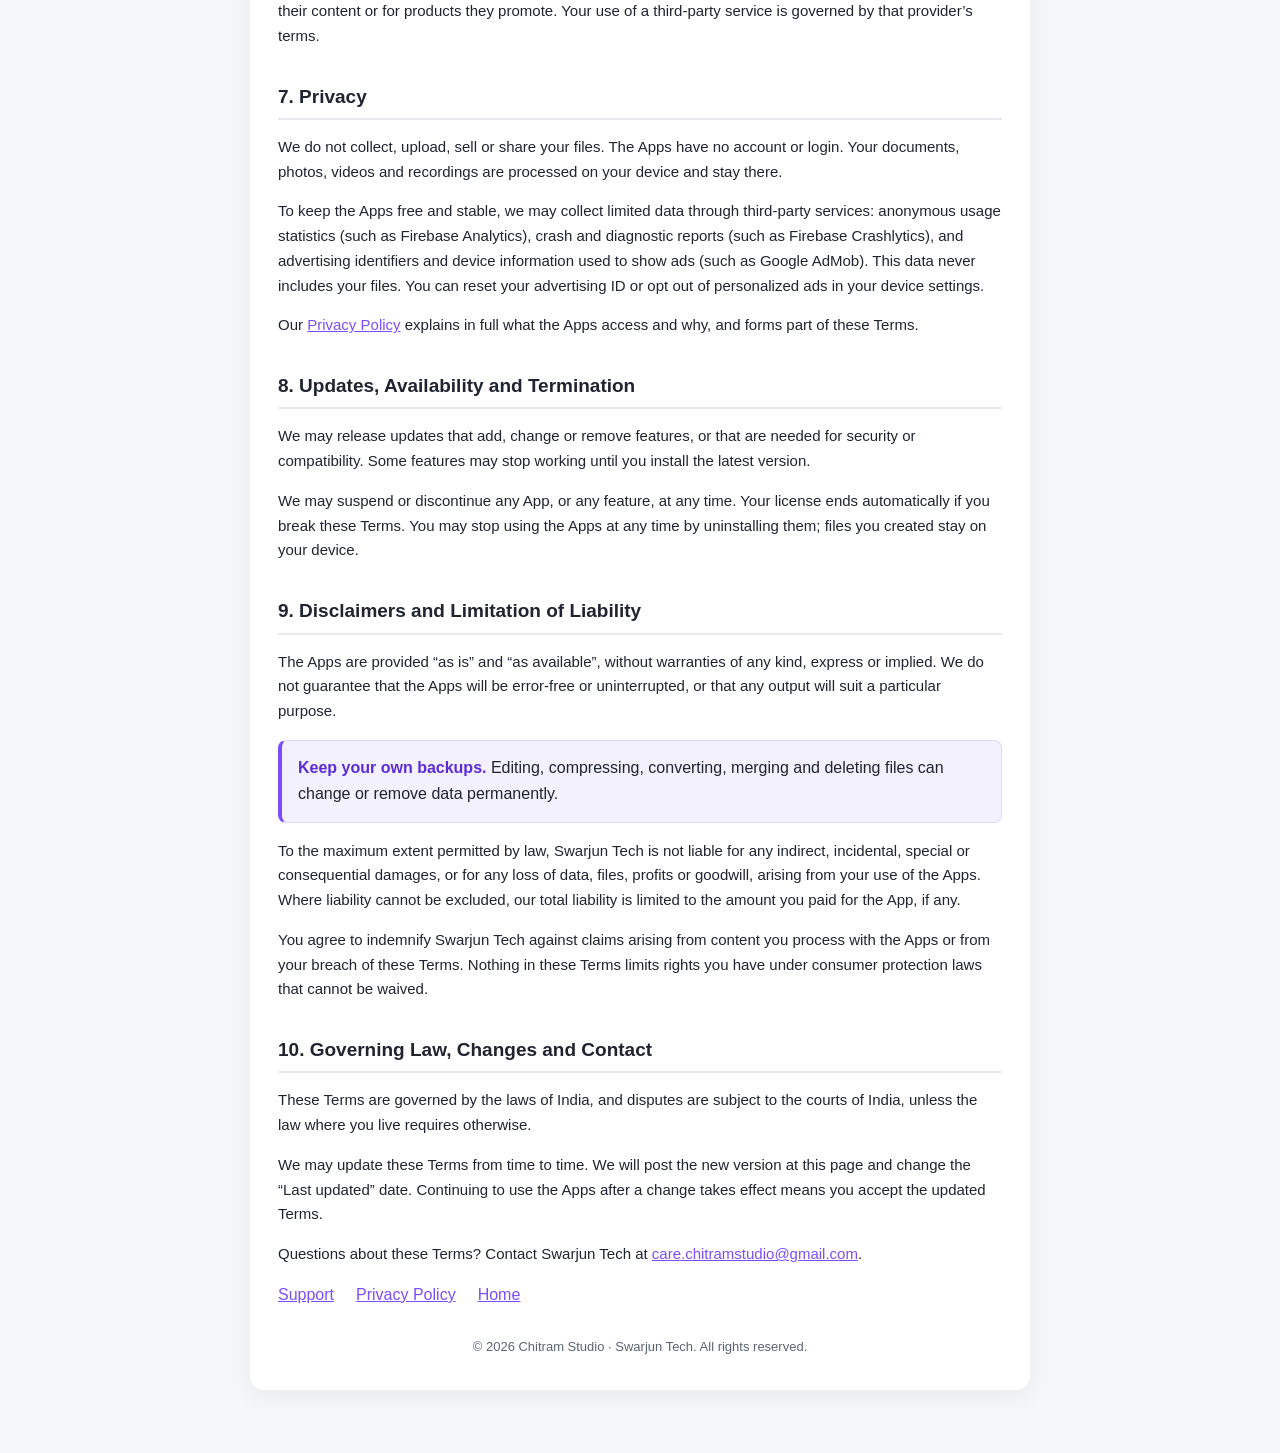
<file: terms-of-service.html>
<!DOCTYPE html>
<!--
  Chitram Studio — Terms of Service (covers the Android, iOS and Windows apps)

  CANONICAL SOURCE: this file, in the Kotlin/Android project
    ChitramStudioNew/docs/terms-of-service.html
  Edit it here first, then copy it to the hosting repo.

  HOSTED AT (GitHub Pages, repo swarjun/chitramstudio):
    https://swarjun.github.io/chitramstudio/terms-of-service.html
  That URL is the one entered in Google Play Console and App Store Connect. Do not edit the copies in
  swarjun/chitramstudio or in the Flutter project (chitram-studio-windows/docs) directly.
-->
<html lang="en">
<head>
  <meta charset="UTF-8" />
  <meta name="viewport" content="width=device-width, initial-scale=1.0" />
  <title>Chitram Studio — Terms of Service</title>
  <style>
    :root { --brand:#0F172E; --accent:#7C4DFF; --ink:#1f2430; --muted:#5b6472; --line:#e7e9ee; --bg:#fff; --soft:#f3f0ff; }
    * { box-sizing: border-box; }
    body { margin:0; font-family:-apple-system,BlinkMacSystemFont,"Segoe UI",Roboto,Helvetica,Arial,sans-serif; color:var(--ink); background:#f6f7f9; line-height:1.65; }
    .wrap { max-width:820px; margin:0 auto; padding:0 20px 64px; }
    header { background:var(--brand); color:#fff; padding:40px 20px; text-align:center; }
    header img { width:84px; height:84px; border-radius:20px; margin-bottom:12px; box-shadow:0 4px 14px rgba(0,0,0,.25); }
    header h1 { margin:0 0 6px; font-size:28px; letter-spacing:.3px; }
    header p { margin:0; opacity:.92; font-size:14px; }
    main { background:var(--bg); margin-top:-24px; border-radius:14px; box-shadow:0 6px 24px rgba(0,0,0,.06); padding:32px 28px; }
    h2 { font-size:19px; margin:32px 0 10px; padding-bottom:6px; border-bottom:2px solid var(--line); }
    h2:first-of-type { margin-top:8px; }
    h3 { font-size:16px; margin:22px 0 6px; }
    p, li { font-size:15px; }
    a { color:var(--accent); }
    .muted { color:var(--muted); font-size:14px; }
    .callout { background:var(--soft); border:1px solid #e0d7ff; border-left:4px solid var(--accent); border-radius:8px; padding:14px 16px; margin:16px 0; }
    .callout strong { color:#5b2bd6; }
    .contact-btn { display:inline-block; background:var(--accent); color:#fff; text-decoration:none; font-weight:700; padding:12px 22px; border-radius:10px; margin-top:4px; }
    ul { padding-left:20px; }
    li { margin:5px 0; }
    table { width:100%; border-collapse:collapse; margin:12px 0; }
    th, td { text-align:left; padding:8px 10px; border:1px solid var(--line); font-size:14px; vertical-align:top; }
    th { background:#faf8ff; }
    .badges { display:flex; gap:14px; flex-wrap:wrap; justify-content:center; margin-top:18px; }
    .badges img { height:52px; }
    .links { display:flex; flex-wrap:wrap; gap:10px 22px; margin-top:8px; }
    footer { text-align:center; color:var(--muted); font-size:13px; margin-top:28px; }
  </style>
</head>
<body>
  <header>
    <img src="logo.png" alt="Chitram Studio icon" />
    <h1>Terms of Service</h1>
    <p>Last updated: 25 November 2026</p>
  </header>

  <div class="wrap">
    <main>
      <h2>1. Introduction and Acceptance</h2>
      <p>
        These Terms of Service (&ldquo;Terms&rdquo;) govern your use of Chitram Studio, provided by
        <strong>Swarjun Tech</strong> (&ldquo;we&rdquo;, &ldquo;us&rdquo;, &ldquo;our&rdquo;). By downloading,
        installing or using any Chitram Studio app, you agree to these Terms. If you do not agree, do not use the apps.
      </p>
      <p>These Terms cover all Chitram Studio products (together, the &ldquo;Apps&rdquo;):</p>
      <table>
        <tr><th>Product</th><th>Platform</th><th>Distributed through</th></tr>
        <tr><td>Chitram Studio (package <code>com.chitramstudio.toolbox</code>)</td><td>Android</td><td>Google Play</td></tr>
        <tr><td>Chitram Studio - Media Tools</td><td>iPhone and iPad (iOS)</td><td>Apple App Store</td></tr>
        <tr><td>Chitram Studio for Windows</td><td>Windows desktop</td><td>Our website or an app store</td></tr>
      </table>
      <p>
        Where a section applies to only one App, it says so. Your use of an App obtained from an app store is
        also subject to that store&rsquo;s terms. For the iOS App, Apple&rsquo;s
        <a href="https://www.apple.com/legal/internet-services/itunes/dev/stdeula/">Standard EULA</a> also applies;
        these Terms are between you and Swarjun Tech, not Apple, and Apple has no obligation to support the App.
      </p>

      <h2>2. The Services</h2>
      <p>
        The Apps are a media and document toolbox that works on your own device. There is no account, sign-up or login.
      </p>
      <table>
        <tr><th>Feature</th><th>Android</th><th>iOS and Windows</th></tr>
        <tr><td>File manager and file viewer</td><td>Yes</td><td>Yes</td></tr>
        <tr><td>PDF tools (merge, split, arrange, lock/unlock, image to PDF)</td><td>Yes</td><td>Yes</td></tr>
        <tr><td>Document scanner</td><td>Yes</td><td>Yes</td></tr>
        <tr><td>Photo editor</td><td>Yes</td><td>Yes</td></tr>
        <tr><td>Video editor and slideshow maker</td><td>Yes</td><td>Yes</td></tr>
        <tr><td>File compressor and format converter</td><td>Yes</td><td>Yes</td></tr>
        <tr><td>Online radio</td><td>Yes</td><td>Yes</td></tr>
        <tr><td>Daily &ldquo;Did You Know?&rdquo; tips</td><td>Yes</td><td>Yes</td></tr>
        <tr><td>Music player</td><td>Yes</td><td>No</td></tr>
        <tr><td>Screen recorder</td><td>Yes</td><td>No</td></tr>
        <tr><td>Text editor</td><td>Yes</td><td>No</td></tr>
        <tr><td>Snap Sort (on-device photo grouping)</td><td>Yes</td><td>No</td></tr>
      </table>
      <p>
        Your files are processed on your device, and the results are saved to your device. We may add, change
        or remove features at any time.
      </p>

      <h2>3. Eligibility and License</h2>
      <p>
        We grant you a personal, non-exclusive, non-transferable, revocable license to install and use the Apps
        on devices you own or control, for your own lawful purposes. If you are under the age of majority where
        you live, use the Apps only with a parent&rsquo;s or guardian&rsquo;s consent.
      </p>
      <p>You may not:</p>
      <ul>
        <li>Copy, modify, sell, rent, sublicense or redistribute the Apps</li>
        <li>Reverse engineer, decompile or disassemble the Apps, except where the law expressly allows it</li>
        <li>Remove or alter any copyright, trademark or other notices</li>
        <li>Use the Apps to build a competing product, or in any way that breaks the law</li>
      </ul>
      <p>
        The Apps, their design, code, icons and the Chitram Studio name belong to Swarjun Tech. These Terms give
        you no ownership rights in them.
      </p>

      <h2>4. Permissions and Device Access</h2>
      <p>
        The Apps ask only for the access a feature needs, and only when you use that feature. You can revoke any
        permission in your device settings; the related feature will then stop working.
      </p>
      <table>
        <tr><th>Permission</th><th>App</th><th>Used for</th></tr>
        <tr><td>Files, photo library / file system</td><td>All</td><td>Browsing, opening, editing and saving your documents, photos, videos and audio</td></tr>
        <tr><td>Camera</td><td>All</td><td>Document scanner and photo capture</td></tr>
        <tr><td>Microphone</td><td>Android, iOS</td><td>Recording your voice with the screen recorder (Android); audio for video features (iOS)</td></tr>
        <tr><td>Screen capture</td><td>Android</td><td>Screen recorder, only after you approve the system prompt</td></tr>
        <tr><td>Display over other apps</td><td>Android</td><td>The floating screen-recorder controls</td></tr>
        <tr><td>Notifications</td><td>Android</td><td>Playback, recording and processing status</td></tr>
        <tr><td>Internet</td><td>All</td><td>Streaming online radio and checking for app updates</td></tr>
      </table>
      <p>Granting a permission does not send your files to us. See section 7.</p>

      <h2>5. Your Content and Acceptable Use</h2>
      <p>You own the files you open, create or edit with the Apps. We claim no rights in them and never receive them.</p>
      <p>You are responsible for your content and for having the right to use it. You agree not to use the Apps to:</p>
      <ul>
        <li>Copy, edit or share material that infringes someone else&rsquo;s copyright, trademark or privacy</li>
        <li>Remove passwords or protection from PDFs you do not own or are not authorized to open</li>
        <li>Record screens, calls or audio of other people without the consent the law requires</li>
        <li>Create, store or share illegal, abusive or exploitative content</li>
      </ul>
      <p>
        Tools such as redaction, compression and conversion change your files. Check the output before you share
        it or delete the original.
      </p>

      <h2>6. Third-Party Content and Services</h2>
      <p>Some features rely on services we do not own or control:</p>
      <ul>
        <li><strong>Online radio.</strong> Station listings come from the public
          <a href="https://www.radio-browser.info">Radio Browser</a> directory, and audio streams come from each
          station&rsquo;s own servers. We are not responsible for station content, availability or accuracy.</li>
        <li><strong>App updates (Android).</strong> Update checks run through Google Play&rsquo;s in-app update service.</li>
        <li><strong>On-device recognition (Android).</strong> Scanner edge detection and Snap Sort use Google ML Kit
          models that run on your device.</li>
        <li><strong>Open-source software and fonts.</strong> The Apps include open-source components and fonts used
          under their own licenses, which take precedence for those components.</li>
      </ul>
      <p>
        The Apps may also show ads from Google AdMob and use Google Firebase for analytics and crash reporting,
        as described in the <a href="privacy-policy.html">Privacy Policy</a>. Ads are provided by third parties,
        and we are not responsible for their content or for products they promote. Your use of a third-party
        service is governed by that provider&rsquo;s terms.
      </p>

      <h2>7. Privacy</h2>
      <p>
        We do not collect, upload, sell or share your files. The Apps have no account or login. Your documents,
        photos, videos and recordings are processed on your device and stay there.
      </p>
      <p>
        To keep the Apps free and stable, we may collect limited data through third-party services: anonymous
        usage statistics (such as Firebase Analytics), crash and diagnostic reports (such as Firebase
        Crashlytics), and advertising identifiers and device information used to show ads (such as Google
        AdMob). This data never includes your files. You can reset your advertising ID or opt out of
        personalized ads in your device settings.
      </p>
      <p>
        Our <a href="privacy-policy.html">Privacy Policy</a> explains in full what the Apps access and why, and
        forms part of these Terms.
      </p>

      <h2>8. Updates, Availability and Termination</h2>
      <p>
        We may release updates that add, change or remove features, or that are needed for security or
        compatibility. Some features may stop working until you install the latest version.
      </p>
      <p>
        We may suspend or discontinue any App, or any feature, at any time. Your license ends automatically if
        you break these Terms. You may stop using the Apps at any time by uninstalling them; files you created stay
        on your device.
      </p>

      <h2>9. Disclaimers and Limitation of Liability</h2>
      <p>
        The Apps are provided &ldquo;as is&rdquo; and &ldquo;as available&rdquo;, without warranties of any kind,
        express or implied. We do not guarantee that the Apps will be error-free or uninterrupted, or that any
        output will suit a particular purpose.
      </p>
      <div class="callout">
        <strong>Keep your own backups.</strong> Editing, compressing, converting, merging and deleting files can
        change or remove data permanently.
      </div>
      <p>
        To the maximum extent permitted by law, Swarjun Tech is not liable for any indirect, incidental, special or
        consequential damages, or for any loss of data, files, profits or goodwill, arising from your use of the
        Apps. Where liability cannot be excluded, our total liability is limited to the amount you paid for the
        App, if any.
      </p>
      <p>
        You agree to indemnify Swarjun Tech against claims arising from content you process with the Apps or from
        your breach of these Terms. Nothing in these Terms limits rights you have under consumer protection laws
        that cannot be waived.
      </p>

      <h2>10. Governing Law, Changes and Contact</h2>
      <p>
        These Terms are governed by the laws of India, and disputes are subject to the courts of India, unless the
        law where you live requires otherwise.
      </p>
      <p>
        We may update these Terms from time to time. We will post the new version at this page and change the
        &ldquo;Last updated&rdquo; date. Continuing to use the Apps after a change takes effect means you accept
        the updated Terms.
      </p>
      <p>
        Questions about these Terms? Contact Swarjun Tech at
        <a href="mailto:care.chitramstudio@gmail.com">care.chitramstudio@gmail.com</a>.
      </p>

      <div class="links">
        <a href="support.html">Support</a>
        <a href="privacy-policy.html">Privacy Policy</a>
        <a href="index.html">Home</a>
      </div>

      <footer>&copy; 2026 Chitram Studio &middot; Swarjun Tech. All rights reserved.</footer>
    </main>
  </div>
</body>
</html>
</file>
